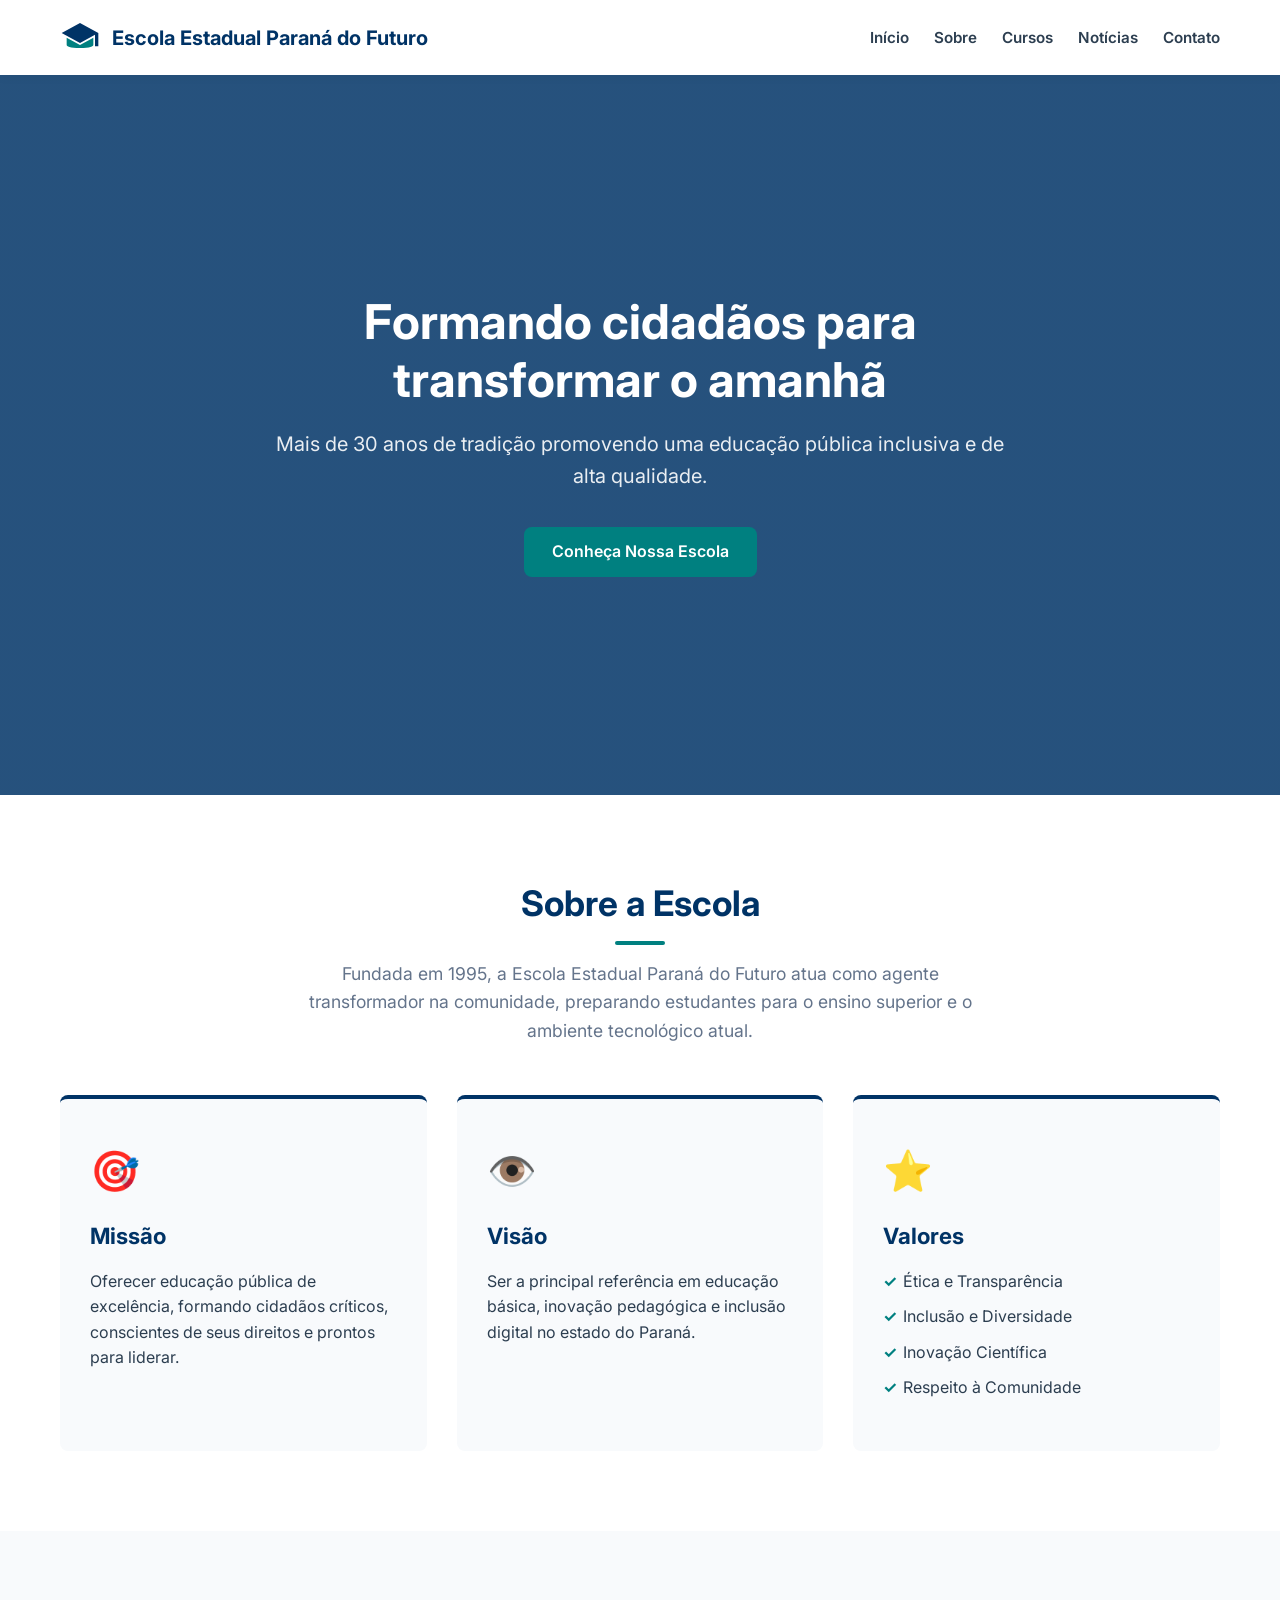
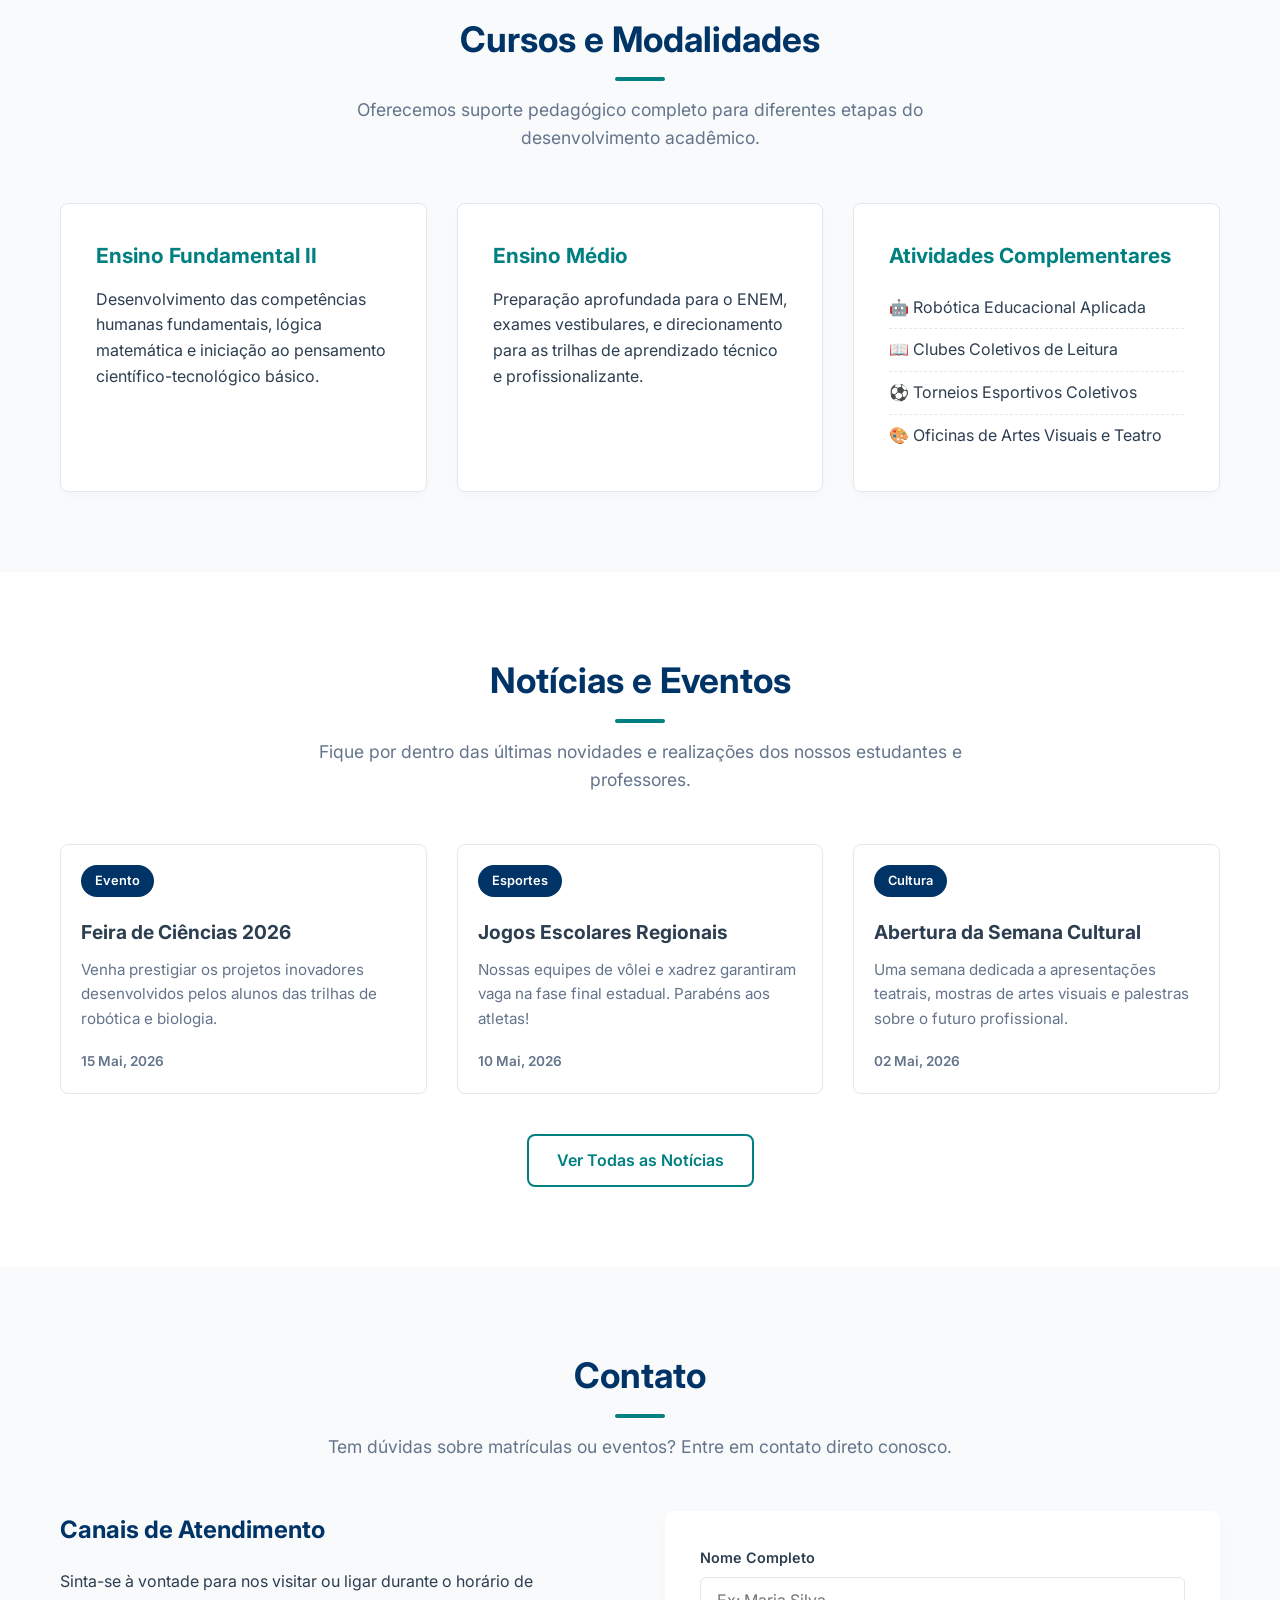
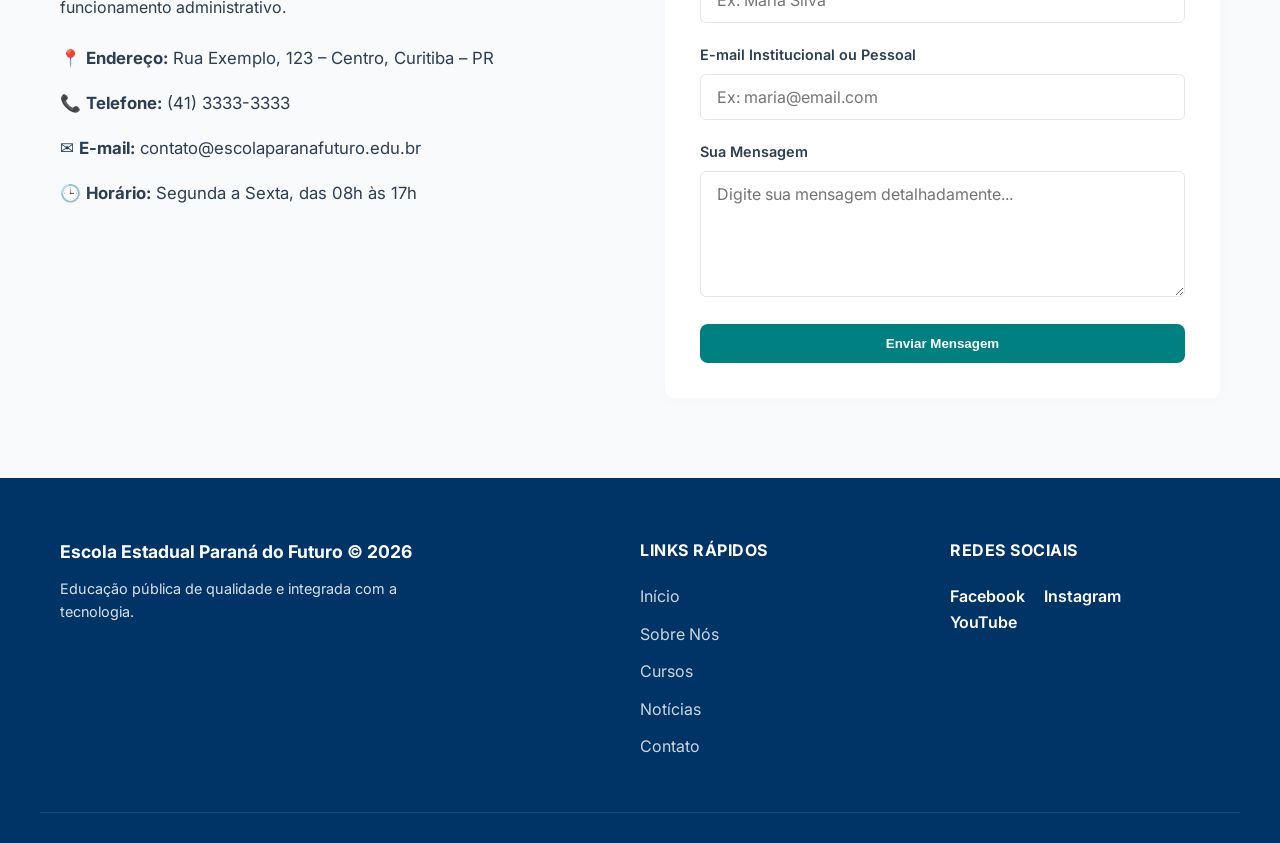
<file: exemplo.html>
<!DOCTYPE html>
<html lang="pt-br">
<head>
    <meta charset="UTF-8">
    <meta name="viewport" content="width=device-width, initial-scale=1.0">
    <meta name="description" content="Escola Estadual Paraná do Futuro - Uma instituição de ensino comprometida com educação de qualidade e inclusão digital.">
    <meta name="theme-color" content="#003366">
    <title>Escola Estadual Paraná do Futuro</title>
    <link rel="preconnect" href="https://fonts.googleapis.com">
    <link rel="preconnect" href="https://fonts.gstatic.com" crossorigin>
    <link rel="preload" as="style" href="https://fonts.googleapis.com/css2?family=Inter:wght@300;400;600;700&display=swap">
    <link href="https://fonts.googleapis.com/css2?family=Inter:wght@300;400;600;700&display=swap" rel="stylesheet">
    <link rel="stylesheet" href="./exemplo.css">
</head>
<body>

    <header class="main-header">
        <div class="container header-container">
            <div class="logo">
                <svg width="40" height="40" viewBox="0 0 24 24" fill="none" xmlns="http://www.w3.org/2000/svg">
                    <path d="M12 3L1 9L12 15L21 10.09V17H23V9L12 3Z" fill="#003366"/>
                    <path d="M4 11.85V16C4 17.1 5.9 18 12 18C18.1 18 20 17.1 20 16V11.85L12 16.21L4 11.85Z" fill="#008080"/>
                </svg>
                <h1>Escola Estadual Paraná do Futuro</h1>
            </div>
            
            <button class="menu-toggle" aria-label="Abrir menu">
                <span></span>
                <span></span>
                <span></span>
            </button>

            <nav class="nav-menu">
                <ul>
                    <li><a href="#inicio" class="nav-link">Início</a></li>
                    <li><a href="#sobre" class="nav-link">Sobre</a></li>
                    <li><a href="#cursos" class="nav-link">Cursos</a></li>
                    <li><a href="#noticias" class="nav-link">Notícias</a></li>
                    <li><a href="#contato" class="nav-link">Contato</a></li>
                </ul>
            </nav>
        </div>
    </header>

    <section id="inicio" class="hero-banner">
        <div class="hero-content">
            <h2>Formando cidadãos para transformar o amanhã</h2>
            <p>Mais de 30 anos de tradição promovendo uma educação pública inclusiva e de alta qualidade.</p>
            <a href="#sobre" class="btn btn-primary">Conheça Nossa Escola</a>
        </div>
    </section>

    <section id="sobre" class="section-padding background-white">
        <div class="container">
            <header class="section-header">
                <h2>Sobre a Escola</h2>
                <p>Fundada em 1995, a Escola Estadual Paraná do Futuro atua como agente transformador na comunidade, preparando estudantes para o ensino superior e o ambiente tecnológico atual.</p>
            </header>
            
            <div class="valores-grid">
                <div class="card-valor">
                    <div class="icon-placeholder">🎯</div>
                    <h3>Missão</h3>
                    <p>Oferecer educação pública de excelência, formando cidadãos críticos, conscientes de seus direitos e prontos para liderar.</p>
                </div>
                <div class="card-valor">
                    <div class="icon-placeholder">👁️</div>
                    <h3>Visão</h3>
                    <p>Ser a principal referência em educação básica, inovação pedagógica e inclusão digital no estado do Paraná.</p>
                </div>
                <div class="card-valor">
                    <div class="icon-placeholder">⭐</div>
                    <h3>Valores</h3>
                    <ul class="bullet-list">
                        <li>Ética e Transparência</li>
                        <li>Inclusão e Diversidade</li>
                        <li>Inovação Científica</li>
                        <li>Respeito à Comunidade</li>
                    </ul>
                </div>
            </div>
        </div>
    </section>

    <section id="cursos" class="section-padding background-light">
        <div class="container">
            <header class="section-header">
                <h2>Cursos e Modalidades</h2>
                <p>Oferecemos suporte pedagógico completo para diferentes etapas do desenvolvimento acadêmico.</p>
            </header>

            <div class="cursos-grid">
                <div class="card-curso">
                    <h3>Ensino Fundamental II</h3>
                    <p>Desenvolvimento das competências humanas fundamentais, lógica matemática e iniciação ao pensamento científico-tecnológico básico.</p>
                </div>
                <div class="card-curso">
                    <h3>Ensino Médio</h3>
                    <p>Preparação aprofundada para o ENEM, exames vestibulares, e direcionamento para as trilhas de aprendizado técnico e profissionalizante.</p>
                </div>
                <div class="card-curso">
                    <h3>Atividades Complementares</h3>
                    <ul class="bullet-list-minimal">
                        <li>🤖 Robótica Educacional Aplicada</li>
                        <li>📖 Clubes Coletivos de Leitura</li>
                        <li>⚽ Torneios Esportivos Coletivos</li>
                        <li>🎨 Oficinas de Artes Visuais e Teatro</li>
                    </ul>
                </div>
            </div>
        </div>
    </section>

    <section id="noticias" class="section-padding background-white">
        <div class="container">
            <header class="section-header">
                <h2>Notícias e Eventos</h2>
                <p>Fique por dentro das últimas novidades e realizações dos nossos estudantes e professores.</p>
            </header>

            <div class="noticias-grid">
                <article class="card-noticia">
                    <div class="noticia-badge">Evento</div>
                    <div class="noticia-content">
                        <h3>Feira de Ciências 2026</h3>
                        <p>Venha prestigiar os projetos inovadores desenvolvidos pelos alunos das trilhas de robótica e biologia.</p>
                        <span class="noticia-date">15 Mai, 2026</span>
                    </div>
                </article>

                <article class="card-noticia">
                    <div class="noticia-badge">Esportes</div>
                    <div class="noticia-content">
                        <h3>Jogos Escolares Regionais</h3>
                        <p>Nossas equipes de vôlei e xadrez garantiram vaga na fase final estadual. Parabéns aos atletas!</p>
                        <span class="noticia-date">10 Mai, 2026</span>
                    </div>
                </article>

                <article class="card-noticia">
                    <div class="noticia-badge">Cultura</div>
                    <div class="noticia-content">
                        <h3>Abertura da Semana Cultural</h3>
                        <p>Uma semana dedicada a apresentações teatrais, mostras de artes visuais e palestras sobre o futuro profissional.</p>
                        <span class="noticia-date">02 Mai, 2026</span>
                    </div>
                </article>
            </div>
            
            <div class="center-button">
                <a href="#" class="btn btn-secondary">Ver Todas as Notícias</a>
            </div>
        </div>
    </section>

    <section id="contato" class="section-padding background-light">
        <div class="container">
            <header class="section-header">
                <h2>Contato</h2>
                <p>Tem dúvidas sobre matrículas ou eventos? Entre em contato direto conosco.</p>
            </header>

            <div class="contato-split">
                <div class="contato-info">
                    <h3>Canais de Atendimento</h3>
                    <p>Sinta-se à vontade para nos visitar ou ligar durante o horário de funcionamento administrativo.</p>
                    
                    <ul class="contato-list">
                        <li>📍 <strong>Endereço:</strong> Rua Exemplo, 123 – Centro, Curitiba – PR</li>
                        <li>📞 <strong>Telefone:</strong> (41) 3333-3333</li>
                        <li>✉️ <strong>E-mail:</strong> contato@escolaparanafuturo.edu.br</li>
                        <li>🕒 <strong>Horário:</strong> Segunda a Sexta, das 08h às 17h</li>
                    </ul>
                </div>

                <form id="form-contato" class="contato-form">
                    <div class="form-group">
                        <label for="nome">Nome Completo</label>
                        <input type="text" id="nome" name="nome" placeholder="Ex: Maria Silva" required>
                    </div>
                    <div class="form-group">
                        <label for="email">E-mail Institucional ou Pessoal</label>
                        <input type="email" id="email" name="email" placeholder="Ex: maria@email.com" required>
                    </div>
                    <div class="form-group">
                        <label for="mensagem">Sua Mensagem</label>
                        <textarea id="mensagem" name="mensagem" rows="5" placeholder="Digite sua mensagem detalhadamente..." required></textarea>
                    </div>
                    <button type="submit" class="btn btn-primary btn-block">Enviar Mensagem</button>
                </form>
            </div>
        </div>
    </section>

    <footer class="main-footer">
        <div class="container footer-container">
            <div class="footer-brand">
                <p class="school-copyright">Escola Estadual Paraná do Futuro © 2026</p>
                <p class="school-subtext">Educação pública de qualidade e integrada com a tecnologia.</p>
            </div>
            
            <div class="footer-links">
                <h4>Links Rápidos</h4>
                <a href="#inicio">Início</a>
                <a href="#sobre">Sobre Nós</a>
                <a href="#cursos">Cursos</a>
                <a href="#noticias">Notícias</a>
                <a href="#contato">Contato</a>
            </div>
            
            <div class="footer-social">
                <h4>Redes Sociais</h4>
                <div class="social-icons">
                    <a href="#" aria-label="Facebook">Facebook</a>
                    <a href="#" aria-label="Instagram">Instagram</a>
                    <a href="#" aria-label="YouTube">YouTube</a>
                </div>
            </div>
        </div>
    </footer>

    <script defer src="./script.js"></script>
</body>
</html>
</file>
<file: exemplo.css>
/*exemplo de código gerado por IA - ChatGPT, Gemini e Claude Code*/

/* ==========================================================================
   1. VARIÁVEIS DO PROJETO & CORES INSTITUCIONAIS
   ========================================================================== */
:root {
    /* Paleta Educacional Suave e Confiável */
    --primary-color: #003366;       /* Azul Escuro Marítimo (Autoridade/Tradição) */
    --secondary-color: #008080;     /* Verde Teal/Azul-petróleo (Inovação/Futuro) */
    --accent-color: #e67e22;        /* Laranja Suave para interações de destaque */
    --text-dark: #2c3e50;           /* Cinza Escuro de alto contraste para leitura */
    --text-muted: #64748b;          /* Cinza Médio para metadados e subtítulos */
    --bg-white: #ffffff;            /* Fundo principal limpo */
    --bg-light: #f8fafc;            /* Fundo alternado suave para seções secundárias */
    --border-color: #e2e8f0;        /* Bordas finas e elegantes */
    
    /* Configurações Globais de Animações */
    --transition-fast: all 0.2s ease-in-out;
    --transition-normal: all 0.3s ease;
    --border-radius: 8px;
}

/* RESET E CONFIGURAÇÕES DE BOX MODEL */
* {
    margin: 0;
    padding: 0;
    box-sizing: border-box; /* Garante que padding não aumente o tamanho dos elementos */
}

html {
    scroll-behavior: smooth; /* Rolagem suave nativa ao clicar em links internos ancorados */
    font-size: 16px;
}

body {
    font-family: 'Inter', system-ui, -apple-system, sans-serif;
    color: var(--text-dark);
    background-color: var(--bg-white);
    line-height: 1.6;
    -webkit-font-smoothing: antialiased;
}

/* ==========================================================================
   2. CLASSES UTILITÁRIAS REUTILIZÁVEIS (BOAS PRÁTICAS)
   ========================================================================== */
.container {
    width: 100%;
    max-width: 1200px;
    margin: 0 auto;
    padding: 0 20px; /* Margem de segurança nas laterais em telas mobile */
}

.section-padding {
    padding: 80px 0; /* Espaçamento vertical fixo e elegante entre seções */
}

@media (max-width: 768px) {
    .section-padding { padding: 50px 0; }
}

.background-white { background-color: var(--bg-white); }
.background-light { background-color: var(--bg-light); }

/* Cabeçalho padrão de seções */
.section-header {
    text-align: center;
    max-width: 700px;
    margin: 0 auto 50px auto;
}

.section-header h2 {
    font-size: 2.2rem;
    color: var(--primary-color);
    margin-bottom: 15px;
    position: relative;
    font-weight: 700;
}

/* Linha decorativa abaixo do título da seção */
.section-header h2::after {
    content: '';
    display: block;
    width: 50px;
    height: 4px;
    background-color: var(--secondary-color);
    margin: 10px auto 0 auto;
    border-radius: 2px;
}

.section-header p {
    color: var(--text-muted);
    font-size: 1.1rem;
}

/* COMPONENTES DE BOTÕES */
.btn {
    display: inline-block;
    padding: 12px 28px;
    border-radius: var(--border-radius);
    font-weight: 600;
    text-decoration: none;
    cursor: pointer;
    transition: var(--transition-normal);
    border: none;
    text-align: center;
}

.btn-primary {
    background-color: var(--secondary-color);
    color: var(--bg-white);
}

.btn-primary:hover {
    background-color: var(--primary-color);
    transform: translateY(-2px); /* Pequena elevação interativa no hover */
}

.btn-secondary {
    background-color: transparent;
    color: var(--secondary-color);
    border: 2px solid var(--secondary-color);
}

.btn-secondary:hover {
    background-color: var(--secondary-color);
    color: var(--bg-white);
}

.btn-block {
    width: 100%;
}

.center-button {
    display: flex;
    justify-content: center;
    margin-top: 40px;
}

/* Listas padronizadas */
.bullet-list {
    list-style: none;
}

.bullet-list li {
    margin-bottom: 10px;
    position: relative;
    padding-left: 20px;
}

.bullet-list li::before {
    content: "✓";
    position: absolute;
    left: 0;
    color: var(--secondary-color);
    font-weight: bold;
}

/* ==========================================================================
   3. CABEÇALHO (HEADER & NAVEGAÇÃO)
   ========================================================================== */
.main-header {
    background-color: var(--bg-white);
    box-shadow: 0 2px 10px rgba(0, 0, 0, 0.05);
    position: fixed;
    top: 0;
    left: 0;
    width: 100%;
    z-index: 1000; /* Garante que o menu flutue sobre todo o conteúdo */
    height: 75px;
}

.header-container {
    display: flex;
    justify-content: space-between;
    align-items: center;
    height: 100%;
}

.logo {
    display: flex;
    align-items: center;
    gap: 12px;
}

.logo h1 {
    font-size: 1.25rem;
    color: var(--primary-color);
    font-weight: 700;
}

.nav-menu ul {
    display: flex;
    gap: 25px;
    list-style: none;
}

.nav-link {
    text-decoration: none;
    color: var(--text-dark);
    font-weight: 600;
    font-size: 0.95rem;
    transition: var(--transition-fast);
    padding: 8px 0;
}

.nav-link:hover {
    color: var(--secondary-color);
    border-bottom: 2px solid var(--secondary-color);
}

/* Botão do Menu Mobile (Escondido por padrão no Desktop) */
.menu-toggle {
    display: none;
    flex-direction: column;
    gap: 5px;
    background: transparent;
    border: none;
    cursor: pointer;
    padding: 5px;
}

.menu-toggle span {
    display: block;
    width: 25px;
    height: 3px;
    background-color: var(--primary-color);
    transition: var(--transition-normal);
}

/* ==========================================================================
   4. SEÇÃO DO BANNER PRINCIPAL (HERO)
   ========================================================================== */
.hero-banner {
    background: linear-gradient(rgba(0, 51, 102, 0.85), rgba(0, 51, 102, 0.85)), 
                url('https://images.unsplash.com/photo-1523050854058-8df90110c9f1?auto=format&fit=crop&q=80&w=1200') no-repeat center center/cover;
    height: 80vh;
    min-height: 500px;
    display: flex;
    align-items: center;
    justify-content: center;
    text-align: center;
    color: var(--bg-white);
    margin-top: 75px; /* Compensa a altura do Header fixo */
}

.hero-content {
    max-width: 800px;
    padding: 0 20px;
}

.hero-content h2 {
    font-size: 3rem;
    font-weight: 700;
    margin-bottom: 20px;
    line-height: 1.2;
}

.hero-content p {
    font-size: 1.25rem;
    margin-bottom: 35px;
    color: rgba(255, 255, 255, 0.9);
}

@media (max-width: 768px) {
    .hero-content h2 { font-size: 2rem; }
    .hero-content p { font-size: 1.1rem; }
}

/* ==========================================================================
   5. GRID DO SOBRE (MISSÃO, VISÃO, VALORES)
   ========================================================================== */
.valores-grid {
    display: grid;
    grid-template-columns: repeat(auto-fit, minmax(300px, 1fr)); /* Responsividade pura */
    gap: 30px;
}

.card-valor {
    background-color: var(--bg-light);
    padding: 40px 30px;
    border-radius: var(--border-radius);
    border-top: 4px solid var(--primary-color); /* Linha sutil de marca no topo */
    transition: var(--transition-normal);
}

.card-valor:hover {
    transform: translateY(-5px);
    box-shadow: 0 10px 20px rgba(0,0,0,0.05);
}

.icon-placeholder {
    font-size: 2.5rem;
    margin-bottom: 15px;
}

.card-valor h3 {
    color: var(--primary-color);
    font-size: 1.4rem;
    margin-bottom: 15px;
}

/* ==========================================================================
   6. GRID DE CURSOS
   ========================================================================== */
.cursos-grid {
    display: grid;
    grid-template-columns: repeat(auto-fit, minmax(320px, 1fr));
    gap: 30px;
}

.card-curso {
    background-color: var(--bg-white);
    padding: 35px;
    border-radius: var(--border-radius);
    box-shadow: 0 4px 6px rgba(0, 0, 0, 0.02);
    border: 1px solid var(--border-color);
    transition: var(--transition-normal);
}

.card-curso:hover {
    border-color: var(--secondary-color);
    box-shadow: 0 10px 25px rgba(0, 128, 128, 0.05);
}

.card-curso h3 {
    color: var(--secondary-color);
    margin-bottom: 15px;
    font-size: 1.3rem;
}

.bullet-list-minimal {
    list-style: none;
}

.bullet-list-minimal li {
    padding: 8px 0;
    border-bottom: 1px dashed var(--border-color);
}

.bullet-list-minimal li:last-child {
    border-bottom: none;
}

/* ==========================================================================
   7. GRID DE NOTÍCIAS (ARTICLES)
   ========================================================================== */
.noticias-grid {
    display: grid;
    grid-template-columns: repeat(auto-fit, minmax(300px, 1fr));
    gap: 30px;
}

.card-noticia {
    background-color: var(--bg-white);
    border: 1px solid var(--border-color);
    border-radius: var(--border-radius);
    overflow: hidden; /* Garante que os cantos arredondados funcionem com badges internos */
    transition: var(--transition-normal);
    position: relative;
    display: flex;
    flex-direction: column;
}

.card-noticia:hover {
    transform: scale(1.02);
    border-color: var(--primary-color);
    box-shadow: 0 12px 20px rgba(0,0,0,0.05);
}

.noticia-badge {
    background-color: var(--primary-color);
    color: var(--bg-white);
    padding: 6px 14px;
    font-size: 0.8rem;
    font-weight: 600;
    align-self: flex-start;
    margin: 20px 20px 0 20px;
    border-radius: 20px;
}

.noticia-content {
    padding: 20px;
    display: flex;
    flex-direction: column;
    flex-grow: 1; /* Garante alinhamento de rodapé mesmo com textos de tamanhos diferentes */
}

.card-noticia h3 {
    font-size: 1.2rem;
    color: var(--text-dark);
    margin-bottom: 10px;
}

.card-noticia p {
    color: var(--text-muted);
    font-size: 0.95rem;
    margin-bottom: 20px;
    flex-grow: 1;
}

.noticia-date {
    font-size: 0.85rem;
    color: var(--text-muted);
    font-weight: 600;
}

/* ==========================================================================
   8. SEÇÃO DE CONTATO (FORMULÁRIO E INFOS)
   ========================================================================== */
.contato-split {
    display: flex;
    gap: 50px;
    flex-wrap: wrap; /* Faz quebrar para uma coluna abaixo do tamanho desktop */
}

.contato-info, .contato-form {
    flex: 1 1 450px; /* Base flexível para responsividade nativa */
}

.contato-info h3 {
    font-size: 1.5rem;
    color: var(--primary-color);
    margin-bottom: 20px;
}

.contato-list {
    list-style: none;
    margin-top: 25px;
}

.contato-list li {
    margin-bottom: 18px;
    font-size: 1.05rem;
}

/* Estilização limpa de inputs e formulários */
.contato-form {
    background-color: var(--bg-white);
    padding: 35px;
    border-radius: var(--border-radius);
    box-shadow: 0 4px 15px rgba(0,0,0,0.02);
}

.form-group {
    margin-bottom: 20px;
}

.form-group label {
    display: block;
    font-weight: 600;
    margin-bottom: 8px;
    font-size: 0.9rem;
}

.form-group input,
.form-group textarea {
    width: 100%;
    padding: 12px 16px;
    border: 1px solid var(--border-color);
    border-radius: 6px;
    font-family: inherit;
    font-size: 1rem;
    transition: var(--transition-fast);
}

.form-group input:focus,
.form-group textarea:focus {
    outline: none;
    border-color: var(--secondary-color);
    box-shadow: 0 0 0 3px rgba(0, 128, 128, 0.1); /* Anel de foco sutil e acessível */
}

/* ==========================================================================
   9. RODAPÉ (FOOTER)
   ========================================================================== */
.main-footer {
    background-color: var(--primary-color);
    color: rgba(255, 255, 255, 0.85);
    padding: 60px 0 30px 0;
}

.footer-container {
    display: grid;
    grid-template-columns: 2fr 1fr 1fr;
    gap: 40px;
    padding-bottom: 40px;
    border-bottom: 1px solid rgba(255, 255, 255, 0.1);
}

.school-copyright {
    color: var(--bg-white);
    font-weight: 700;
    font-size: 1.1rem;
    margin-bottom: 10px;
}

.school-subtext {
    font-size: 0.9rem;
    max-width: 350px;
}

.footer-links h4, .footer-social h4 {
    color: var(--bg-white);
    margin-bottom: 20px;
    font-size: 1rem;
    text-transform: uppercase;
    letter-spacing: 0.5px;
}

.footer-links a {
    display: block;
    color: rgba(255, 255, 255, 0.8);
    text-decoration: none;
    margin-bottom: 12px;
    transition: var(--transition-fast);
}

.footer-links a:hover {
    color: var(--accent-color);
    padding-left: 4px; /* Efeito interativo controlado */
}

.social-icons a {
    display: inline-block;
    color: var(--bg-white);
    text-decoration: none;
    margin-right: 15px;
    font-weight: 600;
    transition: var(--transition-fast);
}

.social-icons a:hover {
    color: var(--accent-color);
}

/* ==========================================================================
   10. MEDIA QUERIES - EXCLUSIVO PARA RESPONSIVIDADE MOBILE ADAPTATIVA
   ========================================================================== */
@media (max-width: 992px) {
    .footer-container {
        grid-template-columns: 1fr; /* Quebra para coluna unificada em tablets/mobile */
        gap: 30px;
    }
}

@media (max-width: 768px) {
    /* Ativação visual do botão Hamburguer */
    .menu-toggle {
        display: flex;
    }

    /* Transformação da navegação horizontal em Drawer Lateral Oculto */
    .nav-menu {
        position: absolute;
        top: 75px;
        left: -100%; /* Escondido por padrão na lateral */
        width: 100%;
        height: calc(100vh - 75px);
        background-color: var(--bg-white);
        box-shadow: 0 10px 15px rgba(0,0,0,0.05);
        transition: var(--transition-normal);
        padding: 40px;
    }

    /* Classe injetada pelo JavaScript para abrir o menu */
    .nav-menu.active {
        left: 0;
    }

    .nav-menu ul {
        flex-direction: column;
        gap: 30px;
        align-items: center;
    }

    .nav-link {
        font-size: 1.2rem;
    }
    
    /* Estado animado do botão hamburguer aberto */
    .menu-toggle.active span:nth-child(1) {
        transform: rotate(45deg) translate(5px, 6px);
    }
    .menu-toggle.active span:nth-child(2) {
        opacity: 0;
    }
    .menu-toggle.active span:nth-child(3) {
        transform: rotate(-45deg) translate(5px, -6px);
    }
}
</file>
